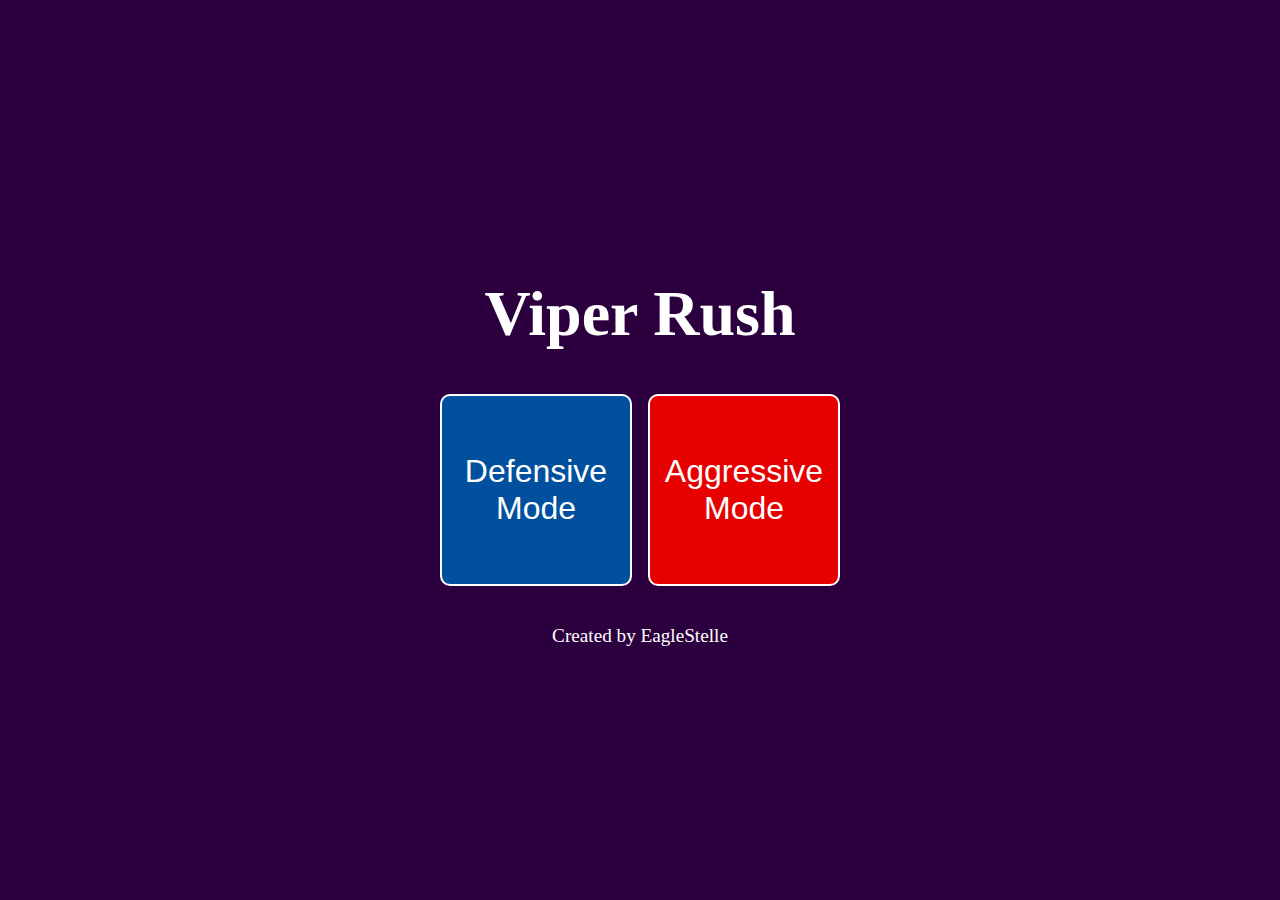
<file: index.html>
<!DOCTYPE html>
<html lang="en">
<head>
    <meta charset="UTF-8">
    <meta name="viewport" content="width=device-width, initial-scale=1.0, user-scalable=yes">
    <title>Viper Rush</title>
    <link rel="stylesheet" href="style.css">
</head>
<body>
    <div class="container">
        <h1>Viper Rush</h1>
        <div class="buttons">
            <a href="defensive.html"><button class="defensive">Defensive Mode</button></a>
            <a href="aggressive.html"><button class="aggressive">Aggressive Mode</button></a>
        </div>
        <footer>
            <p>Created by EagleStelle</p>
        </footer>
    </div>
</body>
</html>
</file>
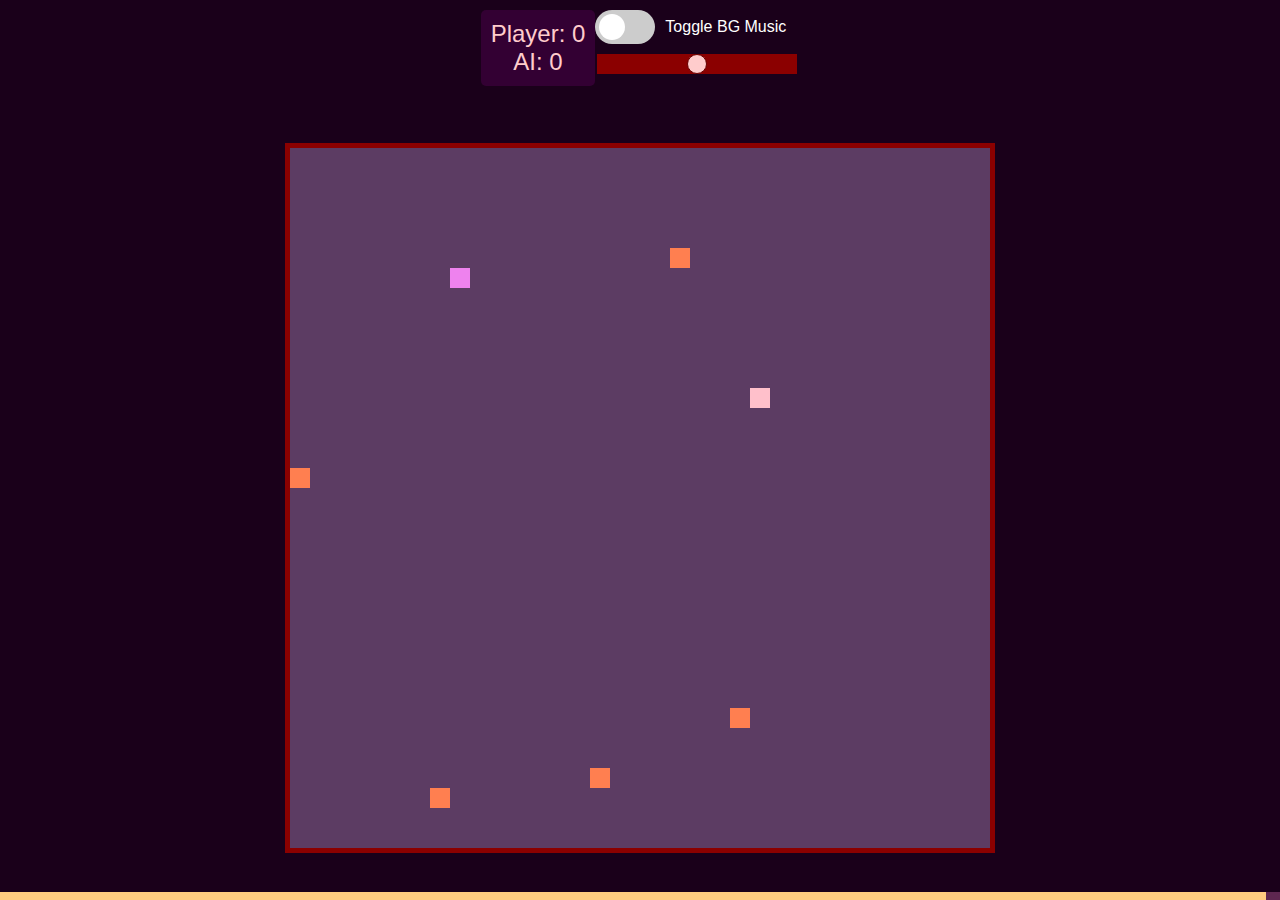
<file: aggressive.html>
<!DOCTYPE html>
<html>
<head>
    <meta name="viewport" content="width=device-width, initial-scale=1, maximum-scale=1, user-scalable=no">
    <link rel="stylesheet" type="text/css" href="game.css">
    <title>Aggressive Mode</title>
</head>
<body>
    <div id="controlsContainer" class="controls-container">
        <section>
            <div id="scoreContainer">
                <div id="playerScore">Player: 0</div>
                <div id="aiScore">AI: 0</div>
            </div>
        </section>
        <section>
            <div id="bgmToggleContainer" class="toggle-container">
                <label class="switch">
                    <input type="checkbox" id="toggleBGMCheckbox" checked>
                    <span class="slider round"></span>
                </label>
                <span id="bgmToggleLabel">Toggle BG Music</span>
            </div>
            <div id="gameSpeedContainer" class="game-speed-container">
                <input type="range" id="gameSpeedSlider" min="1" max="150" value="75">
            </div>
        </section>
    </div>
    <div id="countdownBar">
        <div id="countdownFill"></div>
    </div>
    <div id="canvasWrapper">
        <canvas id="gameCanvas" width="700" height="700"></canvas>
    </div>
    <div id="controlContainer">
        <div id="upButton" class="arrow-button">↑</div><br>
        <div id="leftButton" class="arrow-button">←</div>
        <div id="rightButton" class="arrow-button">→</div><br>
        <div id="downButton" class="arrow-button">↓</div>
    </div>
    <div id="popupOverlay" class="overlay">
        <div id="popupContent" class="popup">
            <p id="popupMessage"></p>
            <button id="tryAgainButton">Try Again</button>
        </div>
    </div>
    <audio id="playerEatSound" src="assets/player_eat.mp3"></audio>
    <audio id="specialPlayerEatSound" src="assets/gold_eat.mp3"></audio>
    <audio id="aiEatSound" src="assets/ai_eat.mp3"></audio>
    <audio id="specialAIEatSound" src="assets/gold_loss.mp3"></audio>
    <audio id="snakeDieSound" src="assets/death.mp3"></audio>
    <audio id="bgm1" loop>
        <source src="assets/bgm1.mp3" type="audio/mp3">
        Your browser does not support the audio tag.
    </audio>
    <audio id="bgm2" loop>
        <source src="assets/bgm2.mp3" type="audio/mp3">
        Your browser does not support the audio tag.
    </audio>
    <audio id="bgm3" loop>
        <source src="assets/bgm3.mp3" type="audio/mp3">
        Your browser does not support the audio tag.
    </audio>
    <audio id="bgm4" loop>
        <source src="assets/bgm4.mp3" type="audio/mp3">
        Your browser does not support the audio tag.
    </audio>
    <audio id="playerWinSound" src="assets/win.mp3"></audio>
    <audio id="aiWinSound" src="assets/lose.mp3"></audio>
    <audio id="drawSound" src="assets/draw.mp3"></audio>
    <script src="aggressive.js"></script>
</body>
</html>
</file>
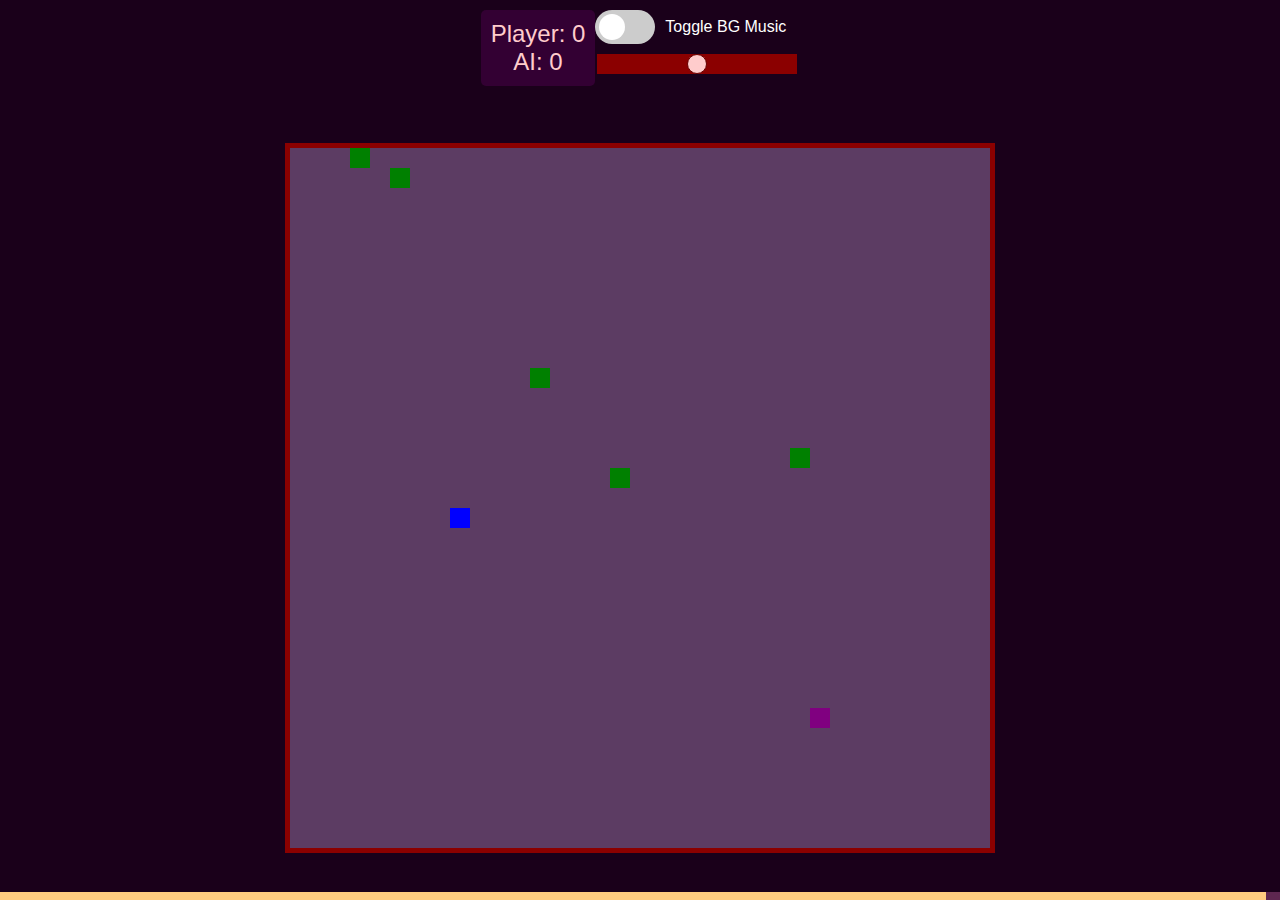
<file: defensive.html>
<!DOCTYPE html>
<html>
<head>
    <meta name="viewport" content="width=device-width, initial-scale=1, maximum-scale=1, user-scalable=no">
    <link rel="stylesheet" type="text/css" href="game.css">
    <title>Defensive Mode</title>
</head>
<body>
    <div id="controlsContainer" class="controls-container">
        <section>
            <div id="scoreContainer">
                <div id="playerScore">Player: 0</div>
                <div id="aiScore">AI: 0</div>
            </div>
        </section>
        <section>
            <div id="bgmToggleContainer" class="toggle-container">
                <label class="switch">
                    <input type="checkbox" id="toggleBGMCheckbox" checked>
                    <span class="slider round"></span>
                </label>
                <span id="bgmToggleLabel">Toggle BG Music</span>
            </div>
            <div id="gameSpeedContainer" class="game-speed-container">
                <input type="range" id="gameSpeedSlider" min="1" max="150" value="75">
            </div>
        </section>
    </div>
    <div id="countdownBar">
        <div id="countdownFill"></div>
    </div>
    <div id="canvasWrapper">
        <canvas id="gameCanvas" width="700" height="700"></canvas>
    </div>
    <div id="controlContainer">
        <div id="upButton" class="arrow-button">↑</div><br>
        <div id="leftButton" class="arrow-button">←</div>
        <div id="rightButton" class="arrow-button">→</div><br>
        <div id="downButton" class="arrow-button">↓</div>
    </div>
    <div id="popupOverlay" class="overlay">
        <div id="popupContent" class="popup">
            <p id="popupMessage"></p>
            <button id="tryAgainButton">Try Again</button>
        </div>
    </div>
    <audio id="playerEatSound" src="assets/player_eat.mp3"></audio>
    <audio id="specialPlayerEatSound" src="assets/gold_eat.mp3"></audio>
    <audio id="aiEatSound" src="assets/ai_eat.mp3"></audio>
    <audio id="specialAIEatSound" src="assets/gold_loss.mp3"></audio>
    <audio id="snakeDieSound" src="assets/death.mp3"></audio>
    <audio id="bgm1" loop>
        <source src="assets/bgm1.mp3" type="audio/mp3">
        Your browser does not support the audio tag.
    </audio>
    <audio id="bgm2" loop>
        <source src="assets/bgm2.mp3" type="audio/mp3">
        Your browser does not support the audio tag.
    </audio>
    <audio id="bgm3" loop>
        <source src="assets/bgm3.mp3" type="audio/mp3">
        Your browser does not support the audio tag.
    </audio>
    <audio id="bgm4" loop>
        <source src="assets/bgm4.mp3" type="audio/mp3">
        Your browser does not support the audio tag.
    </audio>
    <audio id="playerWinSound" src="assets/win.mp3"></audio>
    <audio id="aiWinSound" src="assets/lose.mp3"></audio>
    <audio id="drawSound" src="assets/draw.mp3"></audio>
    <script src="defensive.js"></script>
</body>
</html>
</file>
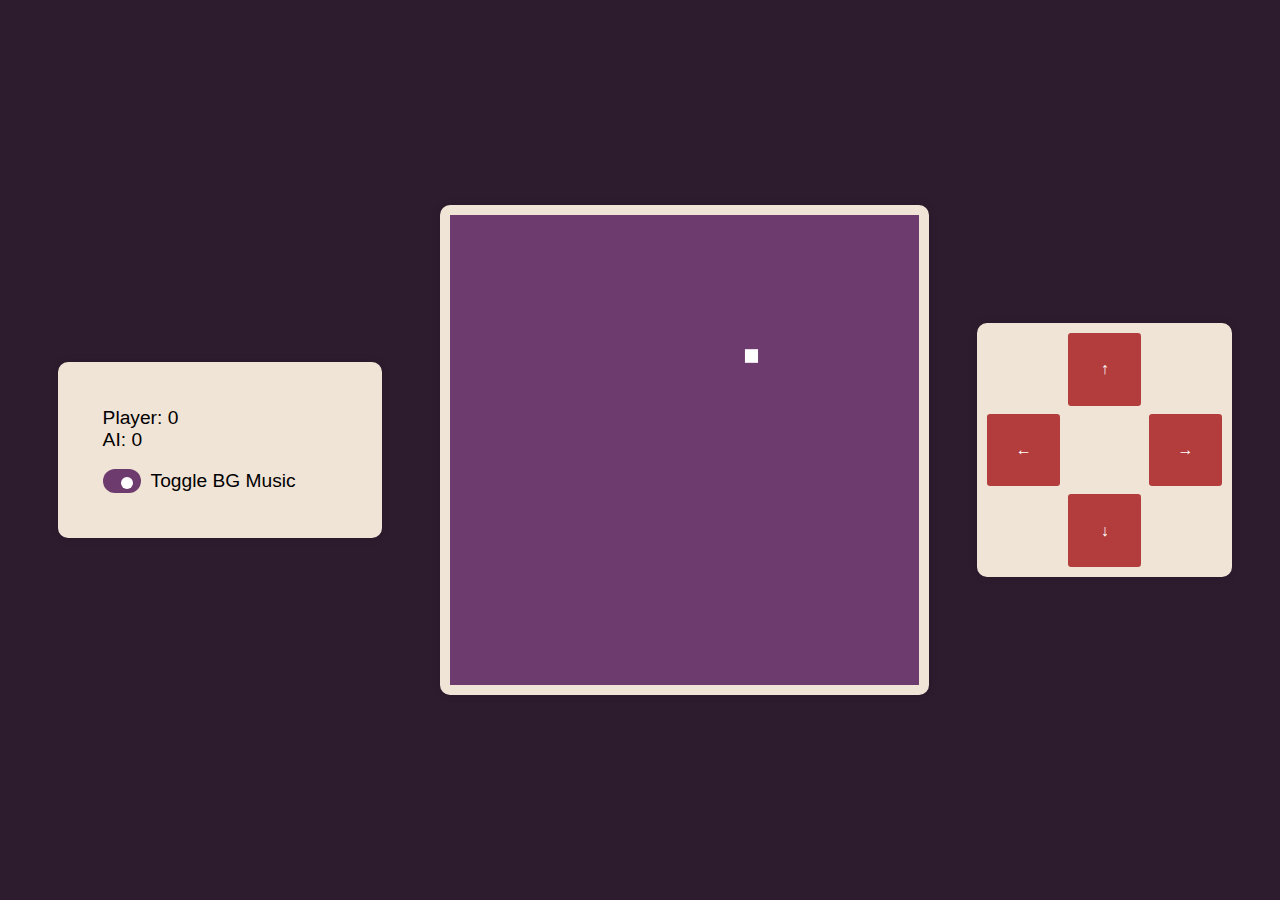
<file: game.html>
<!DOCTYPE html>
<html lang="en">
<head>
    <meta charset="UTF-8">
    <meta name="viewport" content="width=device-width, initial-scale=1.0">
    <link rel="stylesheet" href="game2.css">
    <title>Viper Rush - Game</title>
</head>
<body>
    <div class="settings-container">
        <section>
            <div class="score-container">
                <div class="player-score">Player: 0</div>
                <div class="ai-score">AI: 0</div>
            </div>
        </section>
        <section>
            <div class="toggle-container">
                <label class="switch">
                    <input type="checkbox" class="toggle-bgm-checkbox" checked>
                    <span class="slider round"></span>
                </label>
                <span class="bgm-toggle-label">Toggle BG Music</span>
            </div>
        </section>
    </div>
    
    <div class="canvas-wrapper">
        <canvas class="game-canvas"></canvas>
    </div>
    
    <div class="controls-container">
        <div id="upButton" class="arrow-button">↑</div><br>
        <div id="leftButton" class="arrow-button">←</div>
        <div id="rightButton" class="arrow-button">→</div><br>
        <div id="downButton" class="arrow-button">↓</div>
    </div>
    
    <div class="overlay">
        <div class="popup">
            <p class="popup-message"></p>
            <button class="try-again-button">Try Again</button>
        </div>
    </div>            

    <!-- JavaScript to Load Mode and Initialize Game -->
    <script src="game.js"></script>
</body>
</html>
</file>
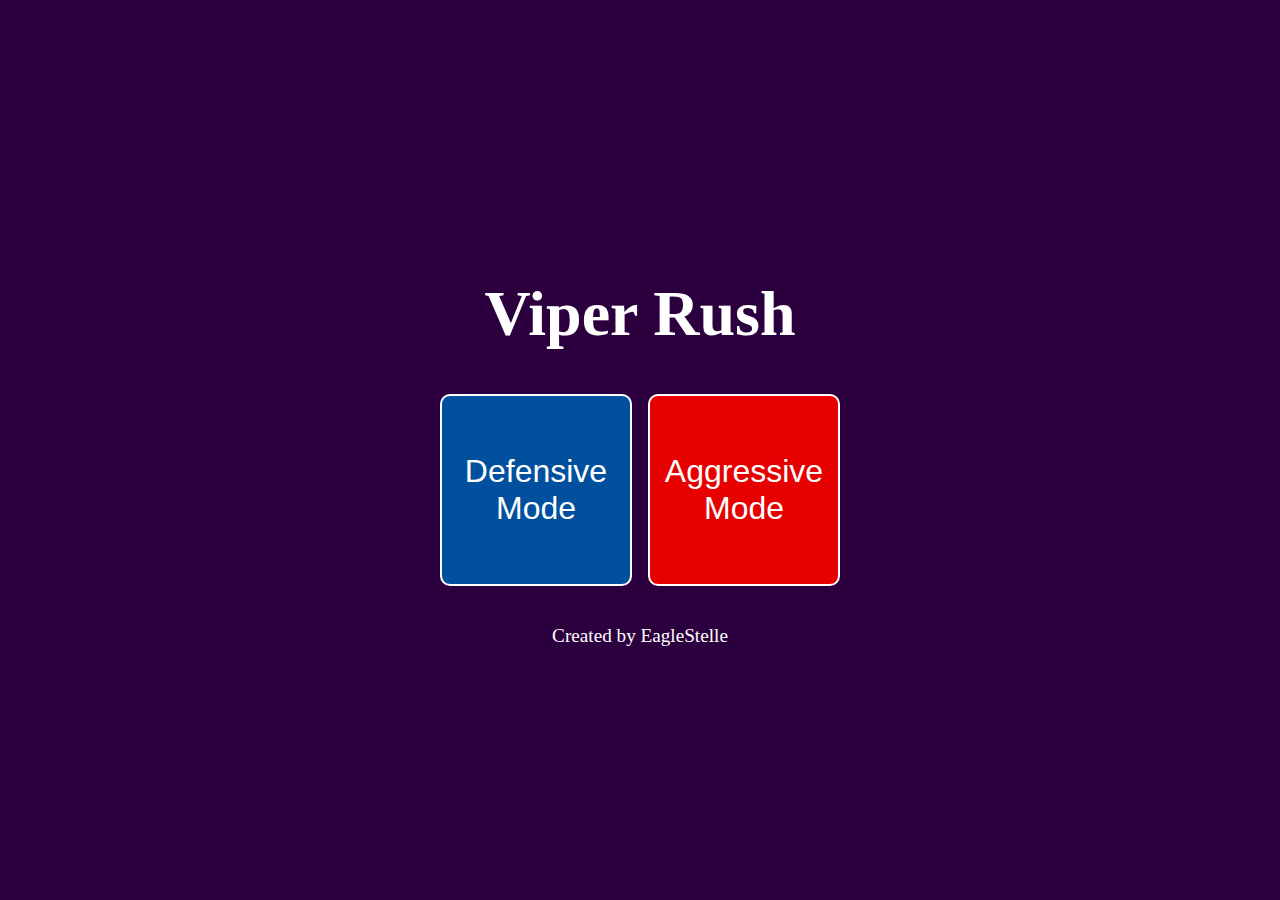
<file: index2.html>
<!DOCTYPE html>
<html lang="en">
<head>
    <meta charset="UTF-8">
    <meta name="viewport" content="width=device-width, initial-scale=1.0">
    <title>Viper Rush</title>
    <link rel="stylesheet" href="style.css">
</head>
<body>
    <div class="container">
        <h1>Viper Rush</h1>
        <div class="buttons">
            <button onclick="setMode('defensive')">Defensive Mode</button>
            <button class="aggressive" onclick="setMode('aggressive')">Aggressive Mode</button>
        </div>
        <footer>
            <p>Created by EagleStelle</p>
        </footer>
    </div>

    <script>
        function setMode(mode) {
            localStorage.setItem('gameMode', mode); // Store the selected mode
            window.location.href = 'game.html'; // Redirect to game.html
        }
    </script>
</body>
</html>
</file>
<file: style.css>
html, body {
    margin: 0;
    padding: 0;
    overflow: hidden; /* Ensure no scrollbars are shown */
}
body {
    background-color: #2c003e; /* Dark Violet */
    color: white;
    display: flex;
    justify-content: center;
    align-items: center;
    min-height: 100vh;
    text-align: center;
}
.container {
    display: flex;
    flex-direction: column;
    align-items: center;
    justify-content: center;
    margin: 0;
}

h1 {
    font-size: 4rem;
}

.buttons {
    display: flex;
    gap: 1rem;
}
button {
    width: 12rem; 
    height: 12rem;
    font-size: 2rem;
    color: white;
    border: 2px solid white;
    border-radius: 10px;
    background-color: #00509e; /* Blue for Defensive Mode */
    transition: background-color 0.3s ease, box-shadow 0.3s ease;
}
button:hover {
    background-color: #003c7e;
    box-shadow: 0 0 10px #ffffff88;
}
.aggressive {
    background-color: #e60000;
}
.aggressive:hover {
    background-color: #b30000;
    box-shadow: 0 0 10px #ffffff88;
}

footer {
    margin-top: 20px;
}

p {
    font-size: 1.2rem;
}

/* Mobile-specific styles */
@media (max-width: 600px) {
    h1 {
        font-size: 2rem;
    }
    button {
        width: 6.25rem;
        height: 6.25rem;
        font-size: 1.25rem;
    }
    p {
        font-size: 1rem; 
    }
}
</file>
<file: game.css>
/* General Styles */
body {
    display: flex;
    justify-content: center;
    align-items: center;
    height: 100vh;
    margin: 0;
    background-color: #1a001a;
    font-family: Arial, sans-serif;
    flex-direction: column;
    position: relative;
    height: 100vh;
    overflow: hidden;
}
#scoreContainer, #controlContainer, .popup {
    background-color: #330033; 
    color: #ffcccc; 
}
.arrow-button, #tryAgainButton {
    background-color: #8b0000;
    color: #ffcccc;
}
.arrow-button:hover, #tryAgainButton:hover {
    background-color: #bf1a1a;
}
.arrow-button:active, #tryAgainButton:active {
    background-color: #660000;
}

/* Controls Container */
.controls-container {
    display: flex;
    flex-direction: row;
    justify-content: space-between;
    align-items: center;
    margin-bottom: 0.625rem;
}

/* Score Container */
#scoreContainer {
    position: relative;
    padding: 0.625rem;
    border-radius: 0.3125rem;
    display: flex;
    flex-direction: column;
    align-items: center;
    text-align: center;
    margin-top: 0.625rem;
}
#playerScore, #aiScore {
    font-size: 1.5rem; /* Responsive score font size */
}
/* BGM Toggle Container */
#bgmToggleContainer {
    display: flex;
    align-items: center;
}
#bgmToggleLabel {
    margin-left: 0.625rem;
    color: white;
}

/* Toggle switch */
.switch {
    position: relative;
    display: inline-block;
    width: 3.75rem;
    height: 2.125rem;
}

.switch input {
    opacity: 0;
    width: 0;
    height: 0;
}

.slider {
    position: absolute;
    cursor: pointer;
    top: 0;
    left: 0;
    right: 0;
    bottom: 0;
    background-color: #ccc;
    transition: .4s;
}

.slider:before {
    position: absolute;
    content: "";
    height: 1.625rem;
    width: 1.625rem;
    left: 0.25rem;
    bottom: 0.25rem;
    background-color: white;
    transition: .4s;
}

/* Slider styling */
input[type="range"] {
    -webkit-appearance: none;
    appearance: none; 
    width: 100%;
    background: #8b0000; 
}

input[type="range"]::-webkit-slider-thumb {
    -webkit-appearance: none;
    appearance: none;
    background-color: #ffcccc; /* Light pink thumb */
    border: 1px solid #660000; /* Darker red border around thumb */
    height: 20px;
    width: 20px;
    border-radius: 50%;
}
input[type="range"]::-moz-range-thumb {
    background-color: #ffcccc; /* Light pink thumb */
    border: 1px solid #660000; /* Darker red border around thumb */
    height: 20px;
    width: 20px;
    border-radius: 50%;
}
input[type="checkbox"]:checked + label, input[type="radio"]:checked + label {
    background-color: #8b0000; /* Dark red for checked state */
    color: #ffcccc; /* Light pink text */
    border-color: #660000; /* Darker red border */
}
input[type="checkbox"]:hover + label, input[type="radio"]:hover + label {
    background-color: #bf1a1a; /* Brighter red on hover */
}

.slider.round {
    border-radius: 2.125rem;
}

.slider.round:before {
    border-radius: 50%;
}

/* Game Speed Container */
#gameSpeedContainer {
    display: flex;
    flex-direction: column;
}

#gameSpeedSlider {
    margin-top: 0.625rem;
    width: 12.5rem; /* Scalable width */
}

#bgmToggleLabel, label[for="gameSpeedSlider"] {
    color: white;
    font-size: 1rem;
}

/* Countdown bar */
#countdownBar {
    position: fixed;
    bottom: 0;
    left: 0;
    width: 100%;
    background-color: #5e2750; 
    height: 0.5rem;
    display: flex;
}

#countdownFill {
    background-color: #ffcc80;
    height: 100%; 
}

/* Wrapper to ensure the canvas stays inside the viewport without overflow */
#canvasWrapper {
    width: 100vw; /* Use the full width of the viewport */
    height: 100vh; /* Use the full height of the viewport */
    display: flex;
    justify-content: center;
    align-items: center;
    overflow: hidden; /* Prevent overflow */
}
/* Game Canvas */
#gameCanvas {
    background-color: #5c3c63; /* Dark violet for canvas background */
    border: 0.3125rem solid #8b0000; /* Dark red for border */
    max-width: 100%;
    max-height: 100%;
    width: auto;
    height: auto;
    aspect-ratio: 1 / 1; /* Ensure canvas stays as a square */
    box-sizing: border-box; /* Ensure border is included in size */
}

/* Control Container */
#controlContainer {
    display: grid;
    grid-template-areas:
        ". upButton ."
        "leftButton . rightButton"
        ". downButton .";
    grid-gap: 1rem;
    justify-content: center;
    align-items: center;
    margin-top: 1.25rem;
    background-color: rgb(91, 96, 71);
}

/* Arrow buttons */
.arrow-button {
    width: 6.875rem; /* Use rem for scaling */
    height: 6.875rem;
    display: flex;
    justify-content: center;
    align-items: center;
    font-size: 2.5rem;
    font-weight: bold;
    font-style: Impact;
}

/* Overlay */
.overlay {
    display: none;
    position: fixed;
    top: 0;
    left: 0;
    width: 100%;
    height: 100%;
    background-color: rgba(0, 0, 0, 0.5);
    align-items: center;
    justify-content: center;
}

/* Popup */
.popup {
    padding: 20px;
    border-radius: 10px;
    text-align: center;
    color: white;
    font-size: 1.5rem;
}

#tryAgainButton {
    padding: 0.625rem;
    cursor: pointer;
    border: none;
    border-radius: 0.3125rem;
    margin-top: 1rem;
    font-size: 1.125rem;
}



/* Hide control buttons on larger screens */
@media (min-width: 600px) {
    #controlContainer {
        display: none;
    }
}

/* Mobile-specific styles */
@media (max-width: 600px) {
    body {
        flex-direction: column;
        height: auto;
    }

    #gameCanvas {
        width: 90%; /* Make canvas smaller on mobile */
    }

    .arrow-button {
        width: 4rem;
        height: 4rem;
        font-size: 2rem; /* Smaller arrows for mobile */
    }

    #playerScore, #aiScore {
        font-size: 1.2rem;
    }

    #countdownBar {
        height: 0.5rem; /* Smaller countdown on mobile */
    }

    #popupContent {
        padding: 1rem;
        font-size: 1.2rem;
    }

    #tryAgainButton {
        font-size: 1rem;
    }

    #controlContainer {
        display: grid; /* Ensure control container is visible on mobile */
    }
}
</file>
<file: game2.css>
/* General Styles */
body {
    font-family: Arial, sans-serif;
    margin: 0;
    padding: 0;
    display: flex;
    justify-content: center;
    align-items: center;
    min-height: 100vh;
    background-color: #2d1b2e; /* Neutral violet-toned background */
    color: #000;
}

/* Layout Styling */
.settings-container,
.canvas-wrapper,
.controls-container {
    padding: 10px;
    background-color: #f0e4d7; /* Cream background for containers */
    border-radius: 10px;
    box-shadow: 0 0 10px rgba(0, 0, 0, 0.1);
}

.settings-container {
    display: flex;
    flex-direction: column;
    justify-content: center;
    align-items: left; /* Horizontally centered */
    height: 100%; /* Take full available height */
    width: auto;
    padding: 5vh;
    gap: 2vh;
    font-size: 1.2em;
}

.controls-container {
    display: grid;
    grid-template-columns: 1fr 1fr 1fr;
    grid-template-rows: 1fr 1fr 1fr;
    aspect-ratio: 1 / 1;
    height: 100%;
    max-width: 50%;
    gap: 0.5em;
}

#upButton {
    grid-column: 2;
    grid-row: 1;
}

#leftButton {
    grid-column: 1;
    grid-row: 2;
}

#rightButton {
    grid-column: 3;
    grid-row: 2;
}

#downButton {
    grid-column: 2;
    grid-row: 3;
}

/* Arrow Button Styling for Controller Layout */
.arrow-button {
    display: flex;
    justify-content: center;
    align-items: center;
    background-color: #b33c3c;
    color: white;
    border-radius: 0.2em;
    cursor: pointer;
    user-select: none;
    transition: background-color 0.3s ease;
    font-size: 1em;
    aspect-ratio: 1 / 1;
    font-weight: bold;
}

.arrow-button:hover {
    background-color: #cc5151; /* Lighter red on hover */
}

/* Canvas Centering */
.canvas-wrapper {
    display: flex;
    justify-content: center;
    align-items: center;
    background-color: #f0e4d7; /* Cream background for canvas */
    width: 80%;
    max-width: 600px;
    aspect-ratio: 1/1; /* Keep wrapper square */
}

.game-canvas {
    background-color: #6e3b6e; /* Violet-tinted canvas */
    width: 100%;
    height: 100%;
    max-width: 100%;
    max-height: 100%;
}

/* Toggle styling */
.toggle-container {
    display: flex;
    align-items: center; /* Center vertically */
    gap: 0.5em; /* Space between the switch and label */
}

/* Add spacing between toggle sections */
.toggle-container + .toggle-container {
    margin-top: 0.2em; /* Adds space between the two toggle buttons */
}

.switch {
    position: relative;
    display: inline-block;
    width: 2em; /* Adjusted width in em units for responsiveness */
    height: 1.2em; /* Adjusted height in em units for responsiveness */
}

.bgm-toggle-label,
.mode-toggle-label {
    line-height: 1; /* Ensures the label text centers vertically */
}

.slider {
    position: absolute;
    cursor: pointer;
    top: 0;
    left: 0;
    right: 0;
    bottom: 0;
    background-color: #ccc;
    transition: .4s;
    border-radius: 10px;
}

.slider.round {
    border-radius: 34px;
}

.slider:before {
    position: absolute;
    content: "";
    height: 12px;
    width: 12px;
    left: 4px;
    bottom: 4px;
    background-color: white;
    transition: .4s;
    border-radius: 50%;
}

input:checked + .slider {
    background-color: #6e3b6e; /* Violet-tinted switch */
}

input:checked + .slider:before {
    transform: translateX(14px);
}

/* Style the container holding the slider */
.game-speed-container {
    width: 100%;
    padding: 10px;
    display: flex;
    justify-content: center;
}

/* Custom slider styling */
input[type="range"] {
    -webkit-appearance: none; /* Removes default appearance */
    appearance: none;
    width: 80%; /* Adjust the width as necessary */
    height: 10px; /* Height of the slider track */
    background: #330033; /* Dark violet track */
    border-radius: 5px;
    outline: none;
    opacity: 0.7;
    transition: opacity 0.2s;
}

/* Change opacity when hovering over the slider */
input[type="range"]:hover {
    opacity: 1;
}

/* The thumb (the draggable part of the slider) */
input[type="range"]::-webkit-slider-thumb {
    -webkit-appearance: none;
    appearance: none;
    width: 20px; /* Size of the thumb */
    height: 20px;
    background: #b33c3c; /* Red thumb */
    border-radius: 50%; /* Circular thumb */
    cursor: pointer;
    box-shadow: 0 0 5px rgba(0, 0, 0, 0.3); /* Add a subtle shadow */
    transition: background-color 0.3s ease;
}

/* Style for Firefox */
input[type="range"]::-moz-range-thumb {
    width: 20px;
    height: 20px;
    background: #b33c3c;
    border-radius: 50%;
    cursor: pointer;
    box-shadow: 0 0 5px rgba(0, 0, 0, 0.3);
    transition: background-color 0.3s ease;
}

/* Hover effect on the thumb */
input[type="range"]::-webkit-slider-thumb:hover {
    background: #cc5151; /* Lighter red on hover */
}

input[type="range"]::-moz-range-thumb:hover {
    background: #cc5151; /* Lighter red on hover */
}


/* Popup */
.overlay {
    position: fixed;
    display: none;
    top: 0;
    left: 0;
    right: 0;
    bottom: 0;
    background: rgba(0, 0, 0, 0.7);
    justify-content: center;
    align-items: center;
}

.popup {
    background: #f0e4d7; /* Cream Popup */
    padding: 20px;
    border-radius: 10px;
    text-align: center;
}

.popup button {
    background-color: #b33c3c; /* Red Button */
    color: white;
    border: none;
    padding: 10px;
    cursor: pointer;
    border-radius: 5px;
}

.popup button:hover {
    background-color: #cc5151; /* Lighter Red on hover */
}

/* Responsive Layout */
@media (min-width: 768px) {
    body {
        flex-direction: row;
    }

    .settings-container, .controls-container {
        flex: 1;
        margin: 0 3em;
    }

    .canvas-wrapper {
        flex: 2;
    }
}

@media (max-width: 767px) {
    body {
        flex-direction: column;
    }

    .canvas-wrapper {
        margin: 0.3em;
    }
}
</file>
